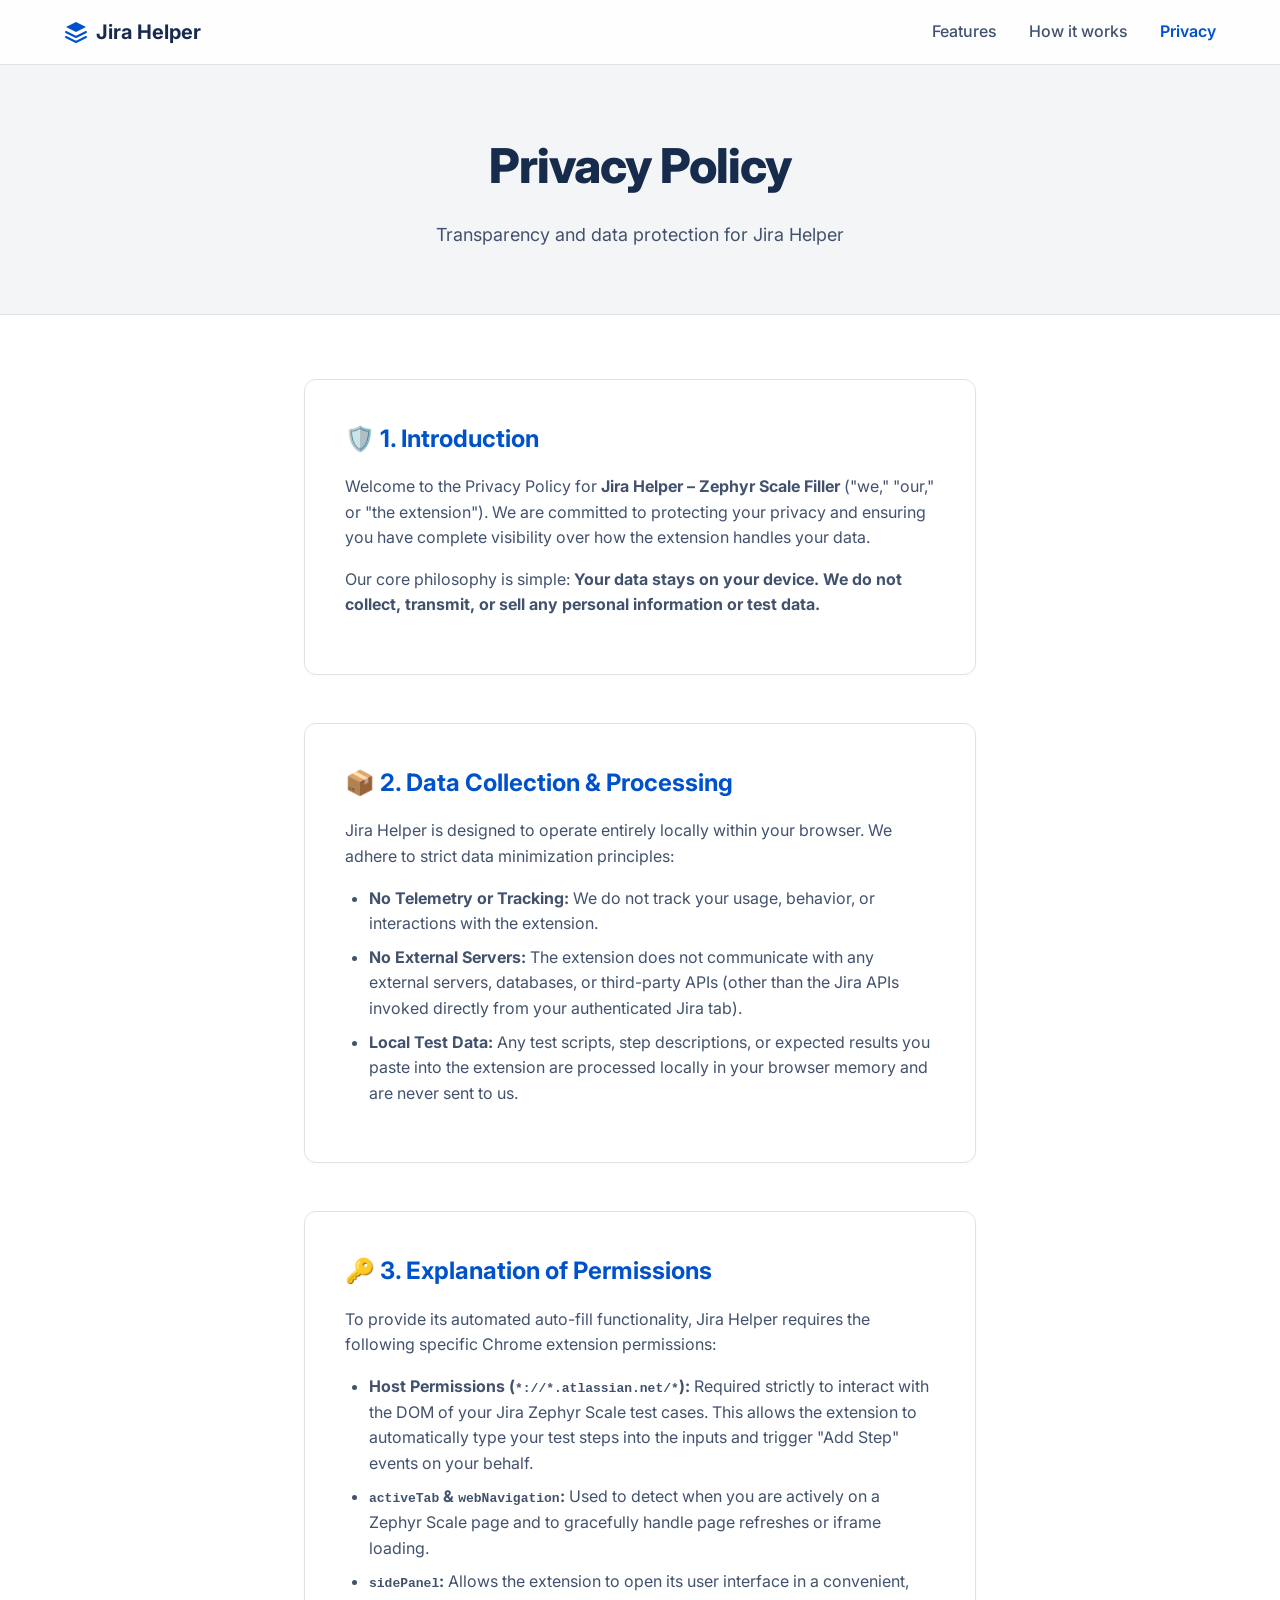
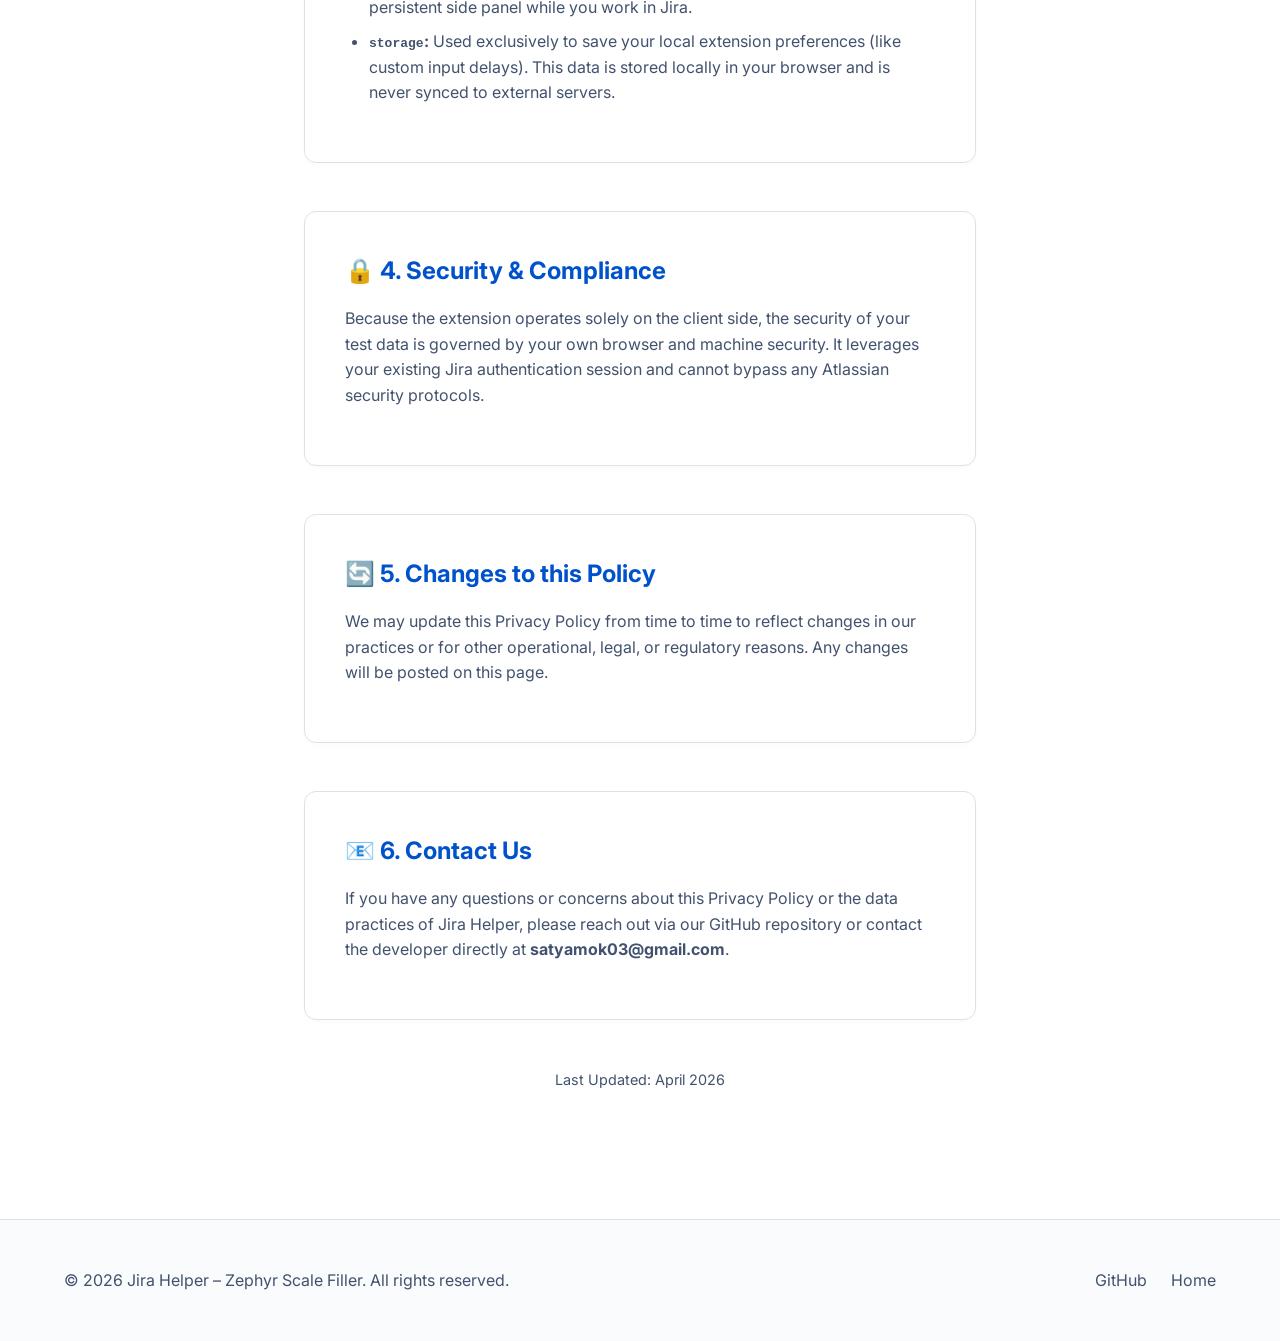
<file: privacy.html>
<!DOCTYPE html>
<html lang="en">
<head>
    <meta charset="UTF-8">
    <meta name="viewport" content="width=device-width, initial-scale=1.0">
    <title>Privacy Policy - Jira Helper</title>
    <meta name="description" content="Privacy Policy for the Jira Helper - Zephyr Scale Filler Chrome Extension.">
    <link rel="preconnect" href="https://fonts.googleapis.com">
    <link rel="preconnect" href="https://fonts.gstatic.com" crossorigin>
    <link href="https://fonts.googleapis.com/css2?family=Inter:wght@400;500;600;700;800&display=swap" rel="stylesheet">
    <style>
        :root {
            --primary: #0052CC; /* Atlassian Blue */
            --primary-hover: #0047B3;
            --bg-color: #FFFFFF;
            --bg-secondary: #F4F5F7;
            --text-main: #172B4D;
            --text-muted: #42526E;
            --border-color: #DFE1E6;
        }

        * {
            margin: 0;
            padding: 0;
            box-sizing: border-box;
        }

        body {
            font-family: 'Inter', -apple-system, BlinkMacSystemFont, 'Segoe UI', Roboto, Helvetica, Arial, sans-serif;
            background-color: var(--bg-color);
            color: var(--text-main);
            line-height: 1.6;
            overflow-x: hidden;
        }

        /* Glassmorphism Navbar */
        nav {
            position: fixed;
            top: 0;
            width: 100%;
            display: flex;
            justify-content: space-between;
            align-items: center;
            padding: 1rem 5%;
            background: rgba(255, 255, 255, 0.85);
            backdrop-filter: blur(12px);
            -webkit-backdrop-filter: blur(12px);
            border-bottom: 1px solid var(--border-color);
            z-index: 1000;
        }

        .logo {
            font-size: 1.25rem;
            font-weight: 700;
            display: flex;
            align-items: center;
            gap: 0.5rem;
            color: var(--text-main);
            text-decoration: none;
        }

        .logo img {
            width: 32px;
            height: 32px;
            border-radius: 6px;
        }

        .nav-links {
            display: flex;
            gap: 2rem;
            align-items: center;
        }

        .nav-links a {
            text-decoration: none;
            color: var(--text-muted);
            font-weight: 500;
            transition: color 0.2s ease;
        }

        .nav-links a:hover {
            color: var(--primary);
        }

        /* Page Header */
        .page-header {
            padding: 8rem 5% 4rem;
            background: var(--bg-secondary);
            border-bottom: 1px solid var(--border-color);
            text-align: center;
        }

        .page-header h1 {
            font-size: 3rem;
            font-weight: 800;
            margin-bottom: 1rem;
            letter-spacing: -0.02em;
        }

        .page-header p {
            color: var(--text-muted);
            font-size: 1.125rem;
        }

        /* Policy Content */
        .policy-container {
            max-width: 800px;
            margin: 0 auto;
            padding: 4rem 5%;
        }

        .policy-section {
            margin-bottom: 3rem;
            background: white;
            padding: 2.5rem;
            border-radius: 12px;
            border: 1px solid var(--border-color);
            box-shadow: 0 2px 4px rgba(0,0,0,0.02);
            transition: transform 0.2s ease, box-shadow 0.2s ease;
        }

        .policy-section:hover {
            transform: translateY(-2px);
            box-shadow: 0 8px 16px rgba(0,0,0,0.04);
        }

        .policy-section h2 {
            font-size: 1.5rem;
            color: var(--primary);
            margin-bottom: 1rem;
            display: flex;
            align-items: center;
            gap: 0.5rem;
        }

        .policy-section p, .policy-section li {
            margin-bottom: 1rem;
            color: var(--text-muted);
        }

        .policy-section ul {
            padding-left: 1.5rem;
            margin-bottom: 1rem;
        }

        .policy-section li {
            margin-bottom: 0.5rem;
        }

        .last-updated {
            text-align: center;
            color: var(--text-muted);
            margin-top: 2rem;
            font-size: 0.9rem;
        }

        /* Footer */
        footer {
            background-color: #FAFBFC;
            border-top: 1px solid var(--border-color);
            padding: 3rem 5%;
            text-align: center;
            color: var(--text-muted);
            margin-top: 4rem;
        }

        .footer-content {
            display: flex;
            justify-content: space-between;
            align-items: center;
            max-width: 1200px;
            margin: 0 auto;
        }

        .footer-links {
            display: flex;
            gap: 1.5rem;
        }

        .footer-links a {
            color: var(--text-muted);
            text-decoration: none;
        }

        .footer-links a:hover {
            color: var(--primary);
            text-decoration: underline;
        }

        @media (max-width: 768px) {
            .nav-links { display: none; }
            .policy-section { padding: 1.5rem; }
            .footer-content { flex-direction: column; gap: 1rem; }
        }

        /* Subtle animations */
        @keyframes slideUp {
            from { opacity: 0; transform: translateY(20px); }
            to { opacity: 1; transform: translateY(0); }
        }

        .animate-slide-up {
            animation: slideUp 0.6s cubic-bezier(0.16, 1, 0.3, 1) forwards;
        }
    </style>
</head>
<body>

    <nav>
        <a href="index.html" class="logo">
            <svg width="24" height="24" viewBox="0 0 24 24" fill="none" xmlns="http://www.w3.org/2000/svg">
                <path d="M12 2L2 7L12 12L22 7L12 2Z" fill="#0052CC"/>
                <path d="M2 17L12 22L22 17" stroke="#0052CC" stroke-width="2" stroke-linecap="round" stroke-linejoin="round"/>
                <path d="M2 12L12 17L22 12" stroke="#0052CC" stroke-width="2" stroke-linecap="round" stroke-linejoin="round"/>
            </svg>
            Jira Helper
        </a>
        <div class="nav-links">
            <a href="index.html#features">Features</a>
            <a href="index.html#how-it-works">How it works</a>
            <a href="privacy.html" style="color: var(--primary); font-weight: 600;">Privacy</a>
        </div>
    </nav>

    <div class="page-header animate-slide-up">
        <h1>Privacy Policy</h1>
        <p>Transparency and data protection for Jira Helper</p>
    </div>

    <div class="policy-container animate-slide-up" style="animation-delay: 0.1s;">
        
        <div class="policy-section">
            <h2>🛡️ 1. Introduction</h2>
            <p>Welcome to the Privacy Policy for <strong>Jira Helper – Zephyr Scale Filler</strong> ("we," "our," or "the extension"). We are committed to protecting your privacy and ensuring you have complete visibility over how the extension handles your data.</p>
            <p>Our core philosophy is simple: <strong>Your data stays on your device. We do not collect, transmit, or sell any personal information or test data.</strong></p>
        </div>

        <div class="policy-section">
            <h2>📦 2. Data Collection & Processing</h2>
            <p>Jira Helper is designed to operate entirely locally within your browser. We adhere to strict data minimization principles:</p>
            <ul>
                <li><strong>No Telemetry or Tracking:</strong> We do not track your usage, behavior, or interactions with the extension.</li>
                <li><strong>No External Servers:</strong> The extension does not communicate with any external servers, databases, or third-party APIs (other than the Jira APIs invoked directly from your authenticated Jira tab).</li>
                <li><strong>Local Test Data:</strong> Any test scripts, step descriptions, or expected results you paste into the extension are processed locally in your browser memory and are never sent to us.</li>
            </ul>
        </div>

        <div class="policy-section">
            <h2>🔑 3. Explanation of Permissions</h2>
            <p>To provide its automated auto-fill functionality, Jira Helper requires the following specific Chrome extension permissions:</p>
            <ul>
                <li><strong>Host Permissions (<code>*://*.atlassian.net/*</code>):</strong> Required strictly to interact with the DOM of your Jira Zephyr Scale test cases. This allows the extension to automatically type your test steps into the inputs and trigger "Add Step" events on your behalf.</li>
                <li><strong><code>activeTab</code> & <code>webNavigation</code>:</strong> Used to detect when you are actively on a Zephyr Scale page and to gracefully handle page refreshes or iframe loading.</li>
                <li><strong><code>sidePanel</code>:</strong> Allows the extension to open its user interface in a convenient, persistent side panel while you work in Jira.</li>
                <li><strong><code>storage</code>:</strong> Used exclusively to save your local extension preferences (like custom input delays). This data is stored locally in your browser and is never synced to external servers.</li>
            </ul>
        </div>

        <div class="policy-section">
            <h2>🔒 4. Security & Compliance</h2>
            <p>Because the extension operates solely on the client side, the security of your test data is governed by your own browser and machine security. It leverages your existing Jira authentication session and cannot bypass any Atlassian security protocols.</p>
        </div>

        <div class="policy-section">
            <h2>🔄 5. Changes to this Policy</h2>
            <p>We may update this Privacy Policy from time to time to reflect changes in our practices or for other operational, legal, or regulatory reasons. Any changes will be posted on this page.</p>
        </div>

        <div class="policy-section">
            <h2>📧 6. Contact Us</h2>
            <p>If you have any questions or concerns about this Privacy Policy or the data practices of Jira Helper, please reach out via our GitHub repository or contact the developer directly at <strong>satyamok03@gmail.com</strong>.</p>
        </div>

        <div class="last-updated">
            Last Updated: April 2026
        </div>

    </div>

    <footer>
        <div class="footer-content">
            <p>&copy; 2026 Jira Helper – Zephyr Scale Filler. All rights reserved.</p>
            <div class="footer-links">
                <a href="https://github.com/simplecyber/jira-helper" target="_blank">GitHub</a>
                <a href="index.html">Home</a>
            </div>
        </div>
    </footer>

</body>
</html>
</file>
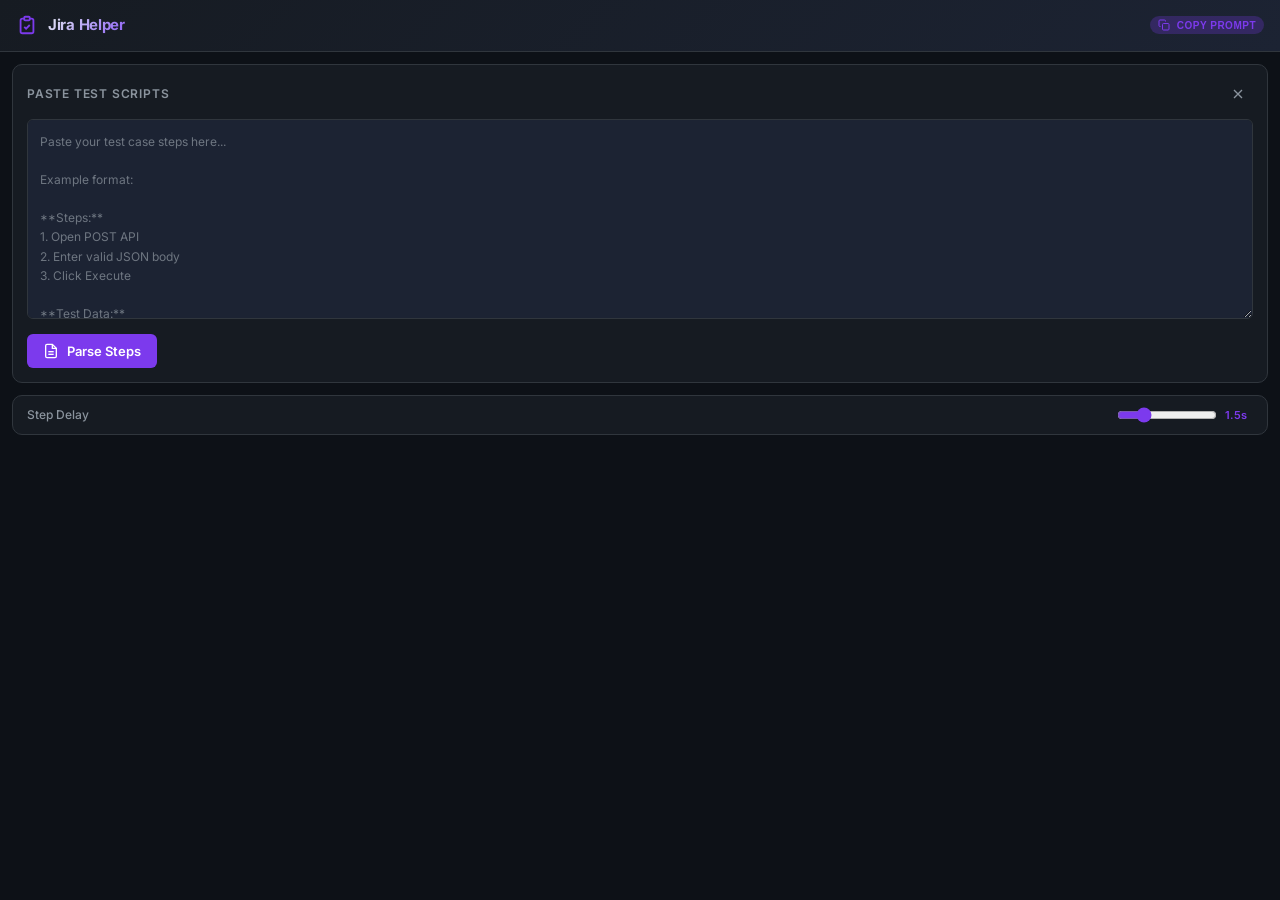
<file: sidebar.html>
<!DOCTYPE html>
<html lang="en">
<head>
  <meta charset="UTF-8">
  <meta name="viewport" content="width=device-width, initial-scale=1.0">
  <title>Jira Helper</title>
  <link rel="stylesheet" href="sidebar.css">
  <link href="https://fonts.googleapis.com/css2?family=Inter:wght@400;500;600;700&display=swap" rel="stylesheet">
</head>
<body>
  <!-- Header -->
  <header class="header">
    <div class="header-brand">
      <svg class="header-icon" viewBox="0 0 24 24" fill="none" stroke="currentColor" stroke-width="2">
        <path d="M9 5H7a2 2 0 00-2 2v12a2 2 0 002 2h10a2 2 0 002-2V7a2 2 0 00-2-2h-2"/>
        <rect x="9" y="3" width="6" height="4" rx="1"/>
        <path d="M9 14l2 2 4-4"/>
      </svg>
      <h1>Jira Helper</h1>
    </div>
    <button class="header-badge" id="copy-prompt-btn" style="cursor:pointer; border:none;" title="Copy prompt for AI chatbot">
      <svg viewBox="0 0 24 24" fill="none" stroke="currentColor" stroke-width="2" style="width: 12px; height: 12px; margin-right: 4px; display: inline-block; vertical-align: middle;">
        <rect x="9" y="9" width="13" height="13" rx="2" ry="2"/>
        <path d="M5 15H4a2 2 0 01-2-2V4a2 2 0 012-2h9a2 2 0 012 2v1"/>
      </svg>
      <span style="vertical-align: middle;">Copy Prompt</span>
    </button>
  </header>

  <!-- Main Content -->
  <main class="main">
    <!-- Input Section -->
    <section class="section" id="input-section">
      <div class="section-header">
        <h2>Paste Test Scripts</h2>
        <button class="btn-icon" id="clear-btn" title="Clear">
          <svg viewBox="0 0 24 24" fill="none" stroke="currentColor" stroke-width="2">
            <path d="M18 6L6 18M6 6l12 12"/>
          </svg>
        </button>
      </div>
      <textarea id="script-input" placeholder="Paste your test case steps here...

Example format:

**Steps:**
1. Open POST API
2. Enter valid JSON body
3. Click Execute

**Test Data:**
{&quot;name&quot;: &quot;Test&quot;, &quot;id&quot;: 1}

**Expected Result:**
* Status Code: 201 Created
* Record saved"></textarea>
      <div class="input-actions">
        <button class="btn btn-primary" id="parse-btn">
          <svg viewBox="0 0 24 24" fill="none" stroke="currentColor" stroke-width="2">
            <path d="M14 2H6a2 2 0 00-2 2v16a2 2 0 002 2h12a2 2 0 002-2V8z"/>
            <polyline points="14,2 14,8 20,8"/>
            <line x1="16" y1="13" x2="8" y2="13"/>
            <line x1="16" y1="17" x2="8" y2="17"/>
          </svg>
          Parse Steps
        </button>
        <span class="step-count" id="step-count"></span>
      </div>
    </section>

    <!-- Preview Section (hidden until parsed) -->
    <section class="section" id="preview-section" style="display:none;">
      <div class="section-header">
        <h2>Parsed Steps</h2>
        <button class="btn-icon" id="edit-btn" title="Edit Script">
          <svg viewBox="0 0 24 24" fill="none" stroke="currentColor" stroke-width="2">
            <path d="M11 4H4a2 2 0 00-2 2v14a2 2 0 002 2h14a2 2 0 002-2v-7"/>
            <path d="M18.5 2.5a2.121 2.121 0 013 3L12 15l-4 1 1-4 9.5-9.5z"/>
          </svg>
        </button>
      </div>
      <div class="steps-list" id="steps-list"></div>
    </section>

    <!-- Settings -->
    <section class="section settings-section">
      <div class="setting-row">
        <label for="delay-slider">Step Delay</label>
        <div class="setting-control">
          <input type="range" id="delay-slider" min="500" max="5000" step="250" value="1500">
          <span id="delay-value">1.5s</span>
        </div>
      </div>
    </section>

    <!-- Fill Button -->
    <section class="section" id="fill-section" style="display:none;">
      <button class="btn btn-fill" id="fill-btn">
        <svg viewBox="0 0 24 24" fill="none" stroke="currentColor" stroke-width="2">
          <path d="M12 5v14M5 12h14"/>
        </svg>
        Fill Steps in Zephyr Scale
      </button>
      <button class="btn btn-stop" id="stop-btn" style="display:none;">
        <svg viewBox="0 0 24 24" fill="none" stroke="currentColor" stroke-width="2">
          <rect x="6" y="6" width="12" height="12" rx="1"/>
        </svg>
        Stop Filling
      </button>
    </section>

    <!-- Progress Log -->
    <section class="section" id="log-section" style="display:none;">
      <div class="section-header">
        <h2>Progress</h2>
        <div class="progress-bar-container">
          <div class="progress-bar" id="progress-bar"></div>
        </div>
      </div>
      <div class="log-container" id="log-container"></div>
    </section>
  </main>

  <script src="sidebar.js"></script>
</body>
</html>
</file>
<file: sidebar.css>
/* ========================================
   Jira Helper – Sidebar Styles
   ======================================== */

:root {
  --bg-primary: #0d1117;
  --bg-secondary: #161b22;
  --bg-tertiary: #1c2333;
  --bg-card: #21262d;
  --bg-hover: #30363d;

  --text-primary: #e6edf3;
  --text-secondary: #8b949e;
  --text-muted: #6e7681;

  --accent: #7c3aed;
  --accent-hover: #8b5cf6;
  --accent-glow: rgba(124, 58, 237, 0.25);

  --green: #3fb950;
  --green-bg: rgba(63, 185, 80, 0.12);
  --red: #f85149;
  --red-bg: rgba(248, 81, 73, 0.12);
  --yellow: #d29922;
  --yellow-bg: rgba(210, 153, 34, 0.12);
  --blue: #58a6ff;

  --border: #30363d;
  --radius: 10px;
  --radius-sm: 6px;
  --transition: 0.2s ease;

  --font: 'Inter', -apple-system, BlinkMacSystemFont, sans-serif;
}

* {
  margin: 0;
  padding: 0;
  box-sizing: border-box;
}

body {
  font-family: var(--font);
  background: var(--bg-primary);
  color: var(--text-primary);
  font-size: 13px;
  line-height: 1.5;
  overflow-x: hidden;
  min-height: 100vh;
}

/* ========== Header ========== */
.header {
  position: sticky;
  top: 0;
  z-index: 100;
  display: flex;
  align-items: center;
  justify-content: space-between;
  padding: 14px 16px;
  background: linear-gradient(135deg, var(--bg-secondary), var(--bg-tertiary));
  border-bottom: 1px solid var(--border);
  backdrop-filter: blur(12px);
}

.header-brand {
  display: flex;
  align-items: center;
  gap: 10px;
}

.header-icon {
  width: 22px;
  height: 22px;
  color: var(--accent);
  flex-shrink: 0;
}

.header h1 {
  font-size: 15px;
  font-weight: 700;
  letter-spacing: -0.3px;
  background: linear-gradient(135deg, var(--text-primary), var(--accent-hover));
  -webkit-background-clip: text;
  background-clip: text;
  -webkit-text-fill-color: transparent;
}

.header-badge {
  font-size: 10px;
  font-weight: 600;
  color: var(--accent);
  background: var(--accent-glow);
  padding: 3px 8px;
  border-radius: 20px;
  letter-spacing: 0.5px;
  text-transform: uppercase;
}

/* ========== Main ========== */
.main {
  padding: 12px;
  display: flex;
  flex-direction: column;
  gap: 12px;
}

/* ========== Section ========== */
.section {
  background: var(--bg-secondary);
  border: 1px solid var(--border);
  border-radius: var(--radius);
  padding: 14px;
}

.section-header {
  display: flex;
  align-items: center;
  justify-content: space-between;
  margin-bottom: 10px;
}

.section-header h2 {
  font-size: 12px;
  font-weight: 600;
  text-transform: uppercase;
  letter-spacing: 0.8px;
  color: var(--text-secondary);
}

/* ========== Textarea ========== */
#script-input {
  width: 100%;
  min-height: 200px;
  max-height: 400px;
  resize: vertical;
  background: var(--bg-tertiary);
  border: 1px solid var(--border);
  border-radius: var(--radius-sm);
  padding: 12px;
  color: var(--text-primary);
  font-family: 'Consolas', 'Monaco', monospace;
  font-size: 12px;
  line-height: 1.6;
  transition: border-color var(--transition);
  outline: none;
}

#script-input:focus {
  border-color: var(--accent);
  box-shadow: 0 0 0 3px var(--accent-glow);
}

#script-input::placeholder {
  color: var(--text-muted);
  font-family: var(--font);
  font-size: 12px;
}

/* ========== Buttons ========== */
.btn {
  display: inline-flex;
  align-items: center;
  gap: 8px;
  padding: 9px 16px;
  border: none;
  border-radius: var(--radius-sm);
  font-family: var(--font);
  font-size: 13px;
  font-weight: 600;
  cursor: pointer;
  transition: all var(--transition);
  outline: none;
}

.btn svg {
  width: 16px;
  height: 16px;
  flex-shrink: 0;
}

.btn-primary {
  background: var(--accent);
  color: #fff;
}

.btn-primary:hover {
  background: var(--accent-hover);
  transform: translateY(-1px);
  box-shadow: 0 4px 12px var(--accent-glow);
}

.btn-fill {
  width: 100%;
  justify-content: center;
  padding: 12px;
  background: linear-gradient(135deg, #3fb950, #2ea043);
  color: #fff;
  font-size: 14px;
  border-radius: var(--radius);
}

.btn-fill:hover {
  transform: translateY(-1px);
  box-shadow: 0 4px 16px rgba(63, 185, 80, 0.3);
}

.btn-fill:disabled {
  opacity: 0.5;
  cursor: not-allowed;
  transform: none;
  box-shadow: none;
}

.btn-stop {
  width: 100%;
  justify-content: center;
  padding: 12px;
  background: linear-gradient(135deg, var(--red), #da3633);
  color: #fff;
  font-size: 14px;
  border-radius: var(--radius);
}

.btn-stop:hover {
  box-shadow: 0 4px 16px rgba(248, 81, 73, 0.3);
}

.btn-icon {
  display: flex;
  align-items: center;
  justify-content: center;
  width: 30px;
  height: 30px;
  border: none;
  border-radius: var(--radius-sm);
  background: transparent;
  color: var(--text-secondary);
  cursor: pointer;
  transition: all var(--transition);
}

.btn-icon:hover {
  background: var(--bg-hover);
  color: var(--text-primary);
}

.btn-icon svg {
  width: 16px;
  height: 16px;
}

.input-actions {
  display: flex;
  align-items: center;
  gap: 12px;
  margin-top: 10px;
}

.step-count {
  font-size: 12px;
  color: var(--text-secondary);
  font-weight: 500;
}

/* ========== Step Cards ========== */
.steps-list {
  display: flex;
  flex-direction: column;
  gap: 8px;
  max-height: 400px;
  overflow-y: auto;
}

.steps-list::-webkit-scrollbar {
  width: 5px;
}

.steps-list::-webkit-scrollbar-track {
  background: transparent;
}

.steps-list::-webkit-scrollbar-thumb {
  background: var(--border);
  border-radius: 10px;
}

.step-card {
  background: var(--bg-tertiary);
  border: 1px solid var(--border);
  border-radius: var(--radius-sm);
  padding: 8px 16px; 
  transition: border-color var(--transition), background-color var(--transition);
  cursor: pointer;
  position: relative;
  overflow: hidden;
  min-height: 50px;
  display: flex;
  flex-direction: column;
  justify-content: center;
  flex-shrink: 0; /* Crucial: stops Flexbox from crushing expanded cards in the scrolled list */
}

.step-card:hover {
  border-color: var(--accent);
}

.step-card.filled {
  border-color: var(--green);
  background: var(--green-bg);
}

.step-card.active {
  border-color: var(--yellow);
  background: var(--yellow-bg);
  animation: pulse 1.5s infinite;
}

.step-card.error {
  border-color: var(--red);
  background: var(--red-bg);
}

.step-card.expanded {
  border-color: var(--accent);
}

.step-card.expanded .step-card-fields {
  display: flex; /* Preview stays visible or becomes editable */
}

/* Seamless Editable Textareas */
.editable-text {
  width: 100%;
  background: transparent;
  border: none;
  color: inherit;
  font-family: inherit;
  font-size: inherit;
  padding: 0;
  margin: 0;
  resize: none;
  outline: none;
  display: block;
  overflow: hidden;
  transition: background var(--transition);
}

.step-card.expanded .editable-text {
  background: var(--bg-hover);
  padding: 4px 8px;
  border-radius: 4px;
  margin: -4px -8px;
  overflow: hidden !important; /* hides inner scrollbars, relies on JS or field-sizing to grow height */
  white-space: pre-wrap !important; 
  word-wrap: break-word !important; /* ensure long unbreakable words wrap */
  height: auto;
  min-height: 24px;
  field-sizing: content; /* Native auto-height support in modern browsers */
}

.step-card-title.editable-text {
  font-weight: 600;
  color: var(--text-primary);
}

.step-field-value.editable-text {
  color: var(--text-secondary);
  white-space: pre-wrap; /* Show full length when expanded */
}

.step-card:not(.expanded) .editable-text {
  pointer-events: none;
  height: 24px;
  line-height: 24px;
  white-space: nowrap;
  text-overflow: ellipsis;
  overflow: hidden;
}

.step-card:not(.expanded) .step-card-fields {
  display: none; /* Keep it thin by default as before, but not clipped */
}

.expand-icon {
  margin-left: auto;
  color: var(--text-muted);
  transition: transform var(--transition);
  flex-shrink: 0;
}

.step-card.expanded .expand-icon {
  transform: rotate(180deg);
}

@keyframes pulse {
  0%, 100% { opacity: 1; }
  50% { opacity: 0.8; }
}

.step-card-header {
  display: flex;
  align-items: center;
  gap: 8px;
  margin-bottom: 6px;
}

.step-card.expanded .step-card-header {
  align-items: flex-start;
}

.step-card.expanded .step-number {
  margin-top: 2px;
}

.step-number {
  display: flex;
  align-items: center;
  justify-content: center;
  width: 22px;
  height: 22px;
  border-radius: 50%;
  background: var(--accent-glow);
  color: var(--accent);
  font-size: 11px;
  font-weight: 700;
  flex-shrink: 0;
}

.step-card.filled .step-number {
  background: var(--green-bg);
  color: var(--green);
}

.step-card-title {
  font-size: 12px;
  font-weight: 600;
  color: var(--text-primary);
}

.step-card-fields {
  display: flex;
  flex-direction: column;
  gap: 4px;
  margin-left: 30px;
}

.step-field {
  display: flex;
  gap: 6px;
  font-size: 11px;
}

.step-field-label {
  color: var(--text-muted);
  font-weight: 500;
  min-width: 65px;
  flex-shrink: 0;
}

.step-field-value {
  color: var(--text-secondary);
  white-space: nowrap;
  overflow: hidden;
  text-overflow: ellipsis;
  max-width: 260px; /* Slightly increased for better default view */
}

.step-card.expanded .step-field-value {
  white-space: pre-wrap;
  max-width: none;
  overflow: visible;
  text-overflow: clip;
}

.step-field-value.empty {
  color: var(--text-muted);
  font-style: italic;
}

/* ========== Settings ========== */
.settings-section {
  padding: 10px 14px;
}

.setting-row {
  display: flex;
  align-items: center;
  justify-content: space-between;
}

.setting-row label {
  font-size: 12px;
  font-weight: 500;
  color: var(--text-secondary);
}

.setting-control {
  display: flex;
  align-items: center;
  gap: 8px;
}

#delay-slider {
  width: 100px;
  accent-color: var(--accent);
  cursor: pointer;
}

#delay-value {
  font-size: 11px;
  font-weight: 600;
  color: var(--accent);
  min-width: 28px;
}

/* ========== Progress ========== */
.progress-bar-container {
  flex: 1;
  max-width: 120px;
  height: 4px;
  background: var(--bg-tertiary);
  border-radius: 4px;
  overflow: hidden;
  margin-left: 12px;
}

.progress-bar {
  height: 100%;
  background: linear-gradient(90deg, var(--accent), var(--green));
  border-radius: 4px;
  width: 0%;
  transition: width 0.4s ease;
}

/* ========== Log ========== */
.log-container {
  max-height: 200px;
  overflow-y: auto;
  display: flex;
  flex-direction: column;
  gap: 3px;
}

.log-container::-webkit-scrollbar {
  width: 4px;
}

.log-container::-webkit-scrollbar-thumb {
  background: var(--border);
  border-radius: 10px;
}

.log-entry {
  display: flex;
  align-items: flex-start;
  gap: 8px;
  font-size: 11px;
  padding: 4px 0;
  line-height: 1.4;
}

.log-time {
  color: var(--text-muted);
  font-family: 'Consolas', monospace;
  flex-shrink: 0;
  font-size: 10px;
}

.log-msg {
  color: var(--text-secondary);
}

.log-msg.success { color: var(--green); }
.log-msg.error { color: var(--red); }
.log-msg.info { color: var(--blue); }
.log-msg.warning { color: var(--yellow); }
</file>
